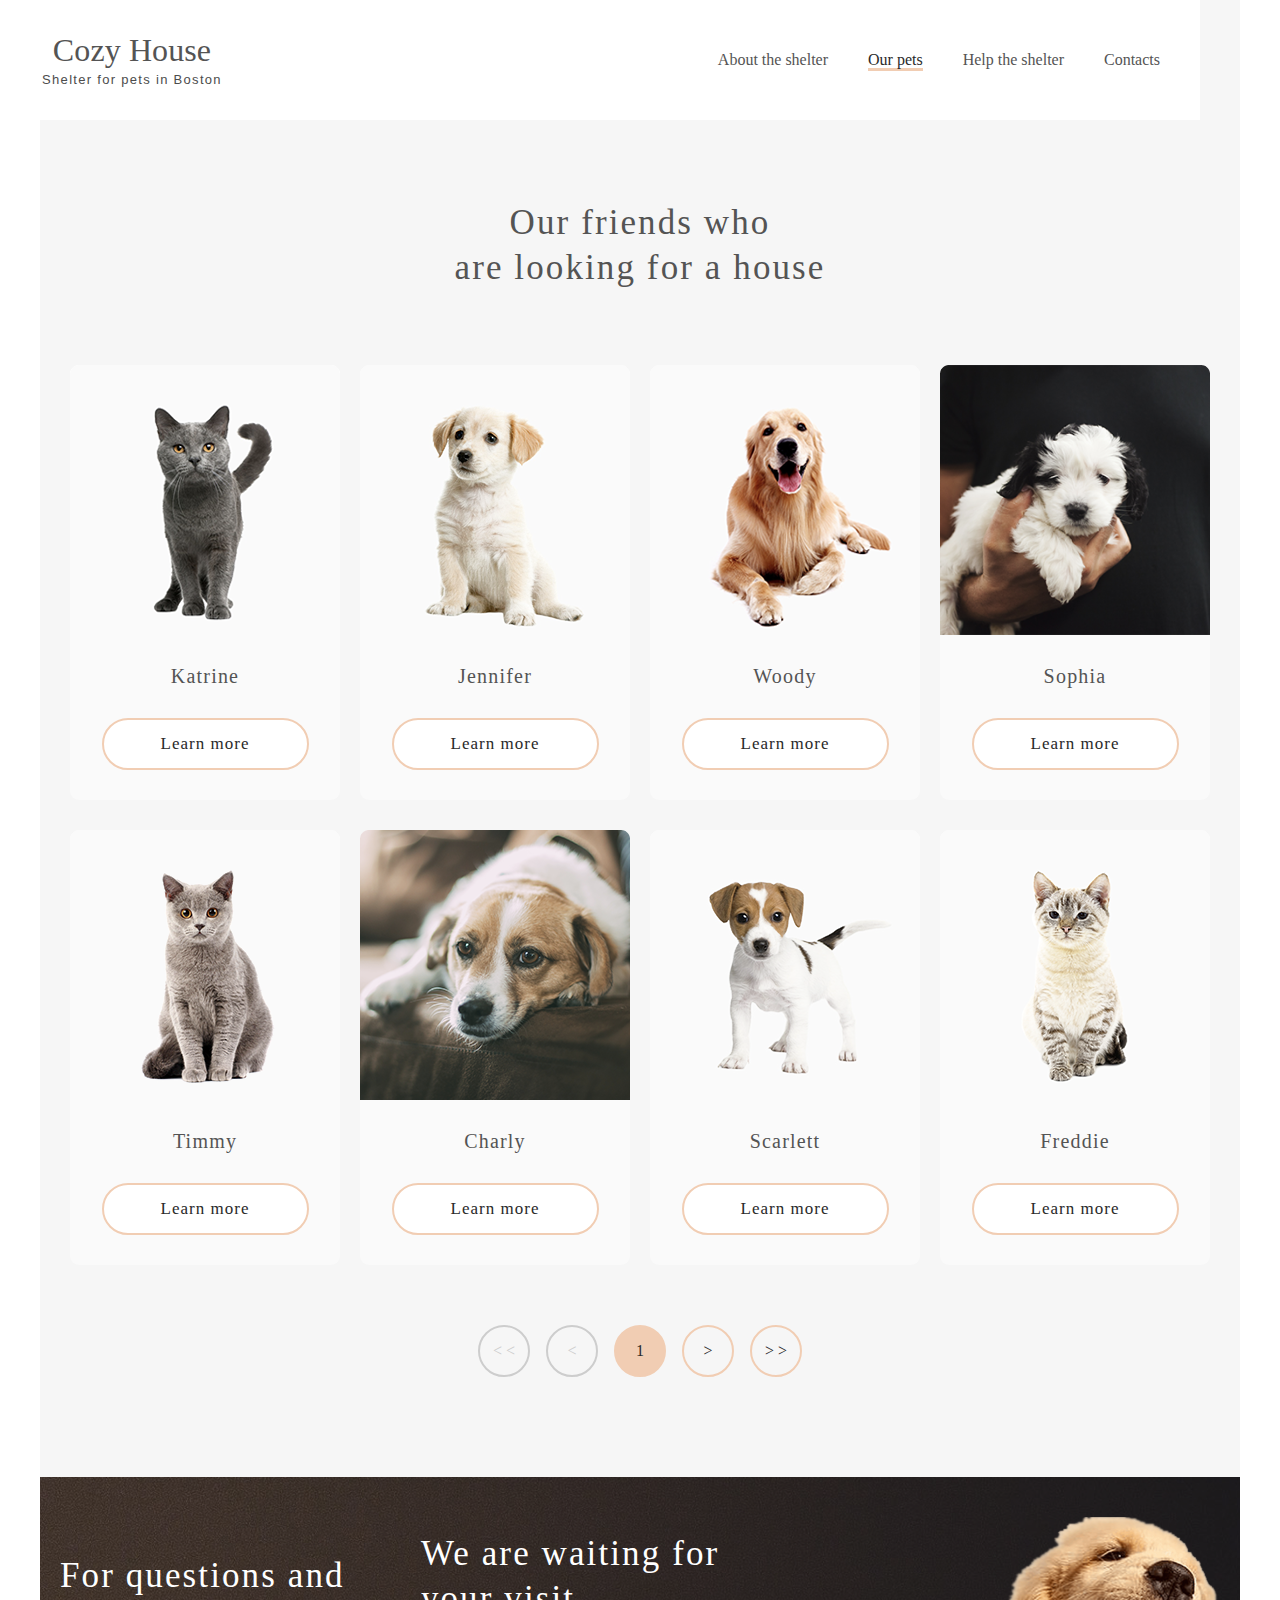
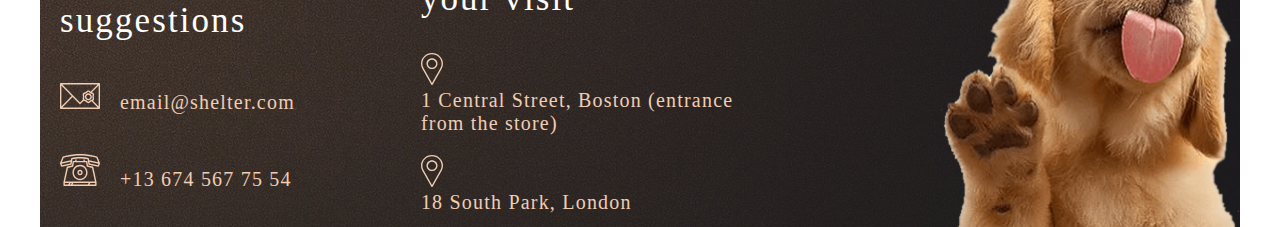
<file: shelter/pages/pets/index.html>
<!DOCTYPE html>
<html lang="en">

<head>
    <meta charset="UTF-8">
    <meta http-equiv="X-UA-Compatible" content="IE=edge">
    <meta name="viewport" content="width=device-width, initial-scale=1.0">
    <link rel="stylesheet" href="style.css">
    <link rel="shortcut icon" href="../../assets/icons/favicon.ico" type="image/x-icon">
    <title>Our pets</title>
</head>

<body>
    <div class="container">
        <header class="header">
            <div class="header-container">
                <div class="logo">
                    <a href="../main/index.html">
                        <h1 class="logo_title">Cozy House</h1>
                    </a>
                    <a href="../main/index.html">
                        <p class="logo_subtitle">Shelter for pets in Boston</p>
                    </a>
                </div>
                <div class="burger-menu">
                    <span class="burger_line burger_line_one"></span>
                    <span class="burger_line burger_line_two"></span>
                    <span class="burger_line burger_line_three"></span>
                    <span class="burger_line burger_line_four"></span>
                  </div>
                <div class="nav">
                    <ul class="nav_list">
                        <li class="nav_item"><a href="#contacts"><span class="nav_link">Contacts</span></a></li>
                        <li class="nav_item"><a href="../main/index.html#help"><span class="nav_link">Help the
                                    shelter</span></a></li>
                        <li class="nav_item"><a href="../pets/index.html"><span class="nav_link our-pets">Our
                                    pets</span></a>
                        </li>
                        <li class="nav_item"><a href="../main/index.html"><span class="nav_link">About the
                                    shelter</span></a></li>
                    </ul>
                </div>
            </div>
        </header>
        <section class="section" id="pets">
            <div class="pets-content">
                <h3 class="content_heading_pets">Our friends who<br>
                    are looking for a house</h3>
                <div class="slider">
                    <div class="cards-container">
                        <div class="card card-katrine">
                            <img class="card_foto" src="../../assets/images/pets-katrine.png">
                            <span class="card_text">Katrine</span>
                            <button class="button_secondary button_primary"><a href="#">Learn more</a></button>
                        </div>
                        <div class="card card-jennifer">
                            <img class="card_foto" src="../../assets/images/pets-jennifer.png">
                            <span class="card_text">Jennifer</span>
                            <button class="button_secondary button_primary"><a href="#">Learn more</a></button>
                        </div>
                        <div class="card card-woody">
                            <img class="card_foto" src="../../assets/images/pets-woody.png">
                            <span class="card_text">Woody</span>
                            <button class="button_secondary button_primary"><a href="#">Learn more</a></button>
                        </div>
                        <div class="card card-sophia">
                            <img class="card_foto" src="../../assets/images/pets-sophia.png">
                            <span class="card_text">Sophia</span>
                            <button class="button_secondary button_primary"><a href="#">Learn more</a></button>
                        </div>
                        <div class="card card-timmy">
                            <img class="card_foto" src="../../assets/images/pets-timmy.png">
                            <span class="card_text">Timmy</span>
                            <button class="button_secondary button_primary"><a href="#">Learn more</a></button>
                        </div>
                        <div class="card card-charly">
                            <img class="card_foto" src="../../assets/images/pets-charly.png">
                            <span class="card_text">Charly</span>
                            <button class="button_secondary button_primary"><a href="#">Learn more</a></button>
                        </div>
                        <div class="card card-scarlett">
                            <img class="card_foto" src="../../assets/images/pets-scarlett.png">
                            <span class="card_text">Scarlett</span>
                            <button class="button_secondary button_primary"><a href="#">Learn more</a></button>
                        </div>
                        <div class="card card-freddie">
                            <img class="card_foto" src="../../assets/images/pets-freddie.png">
                            <span class="card_text">Freddie</span>
                            <button class="button_secondary button_primary"><a href="#">Learn more</a></button>
                        </div>
                    </div>

                </div>
                <div class="navigation">
                    <div class="botton-paginator">
                        <botton class="navigation-botton inactive">
                            <p>&lt &lt</p>
                        </botton>
                    </div>
                    <div class="botton-paginator">
                        <botton class="navigation-botton inactive">
                            <p>&lt</p>
                        </botton>
                    </div>
                    <div class="botton-paginator">
                        <botton class="navigation-botton active">
                            <p>1</p>
                        </botton>
                    </div>
                    <div class="botton-paginator">
                        <botton class="navigation-botton">
                            <p>&gt</p>
                        </botton>
                    </div>
                    <div class="botton-paginator">
                        <botton class="navigation-botton">
                            <p>&gt &gt</p>
                        </botton>
                    </div>
                </div>


            </div>
        </section>
        <footer class="footer">

            <div class="footer-content">
                <div class="con">
                <div class="contacts" id="contacts">
                    <h3 class="contacts-title">For questions and suggestions</h3>
                    <div class="mail">
                        <div class="mail-img"><img src="../../assets/icons/svg/mail.svg" class="footer-icon"
                                alt="email"></div>
                        <div><a class="text" href="mailto:email@shelter.com">email@shelter.com
                            </a>
                        </div>
                    </div>
                    <div class="phone">
                        <div class="phone-img"><img src="../../assets/icons/svg/phone.svg" class="footer-icon"
                                alt="phone"></div>
                        <a class="text" href="tel:+13 674 567 75 54"> +13 674 567 75 54</a>
                    </div>
                </div>
                <div class="location">
                    <h3 class="location-title">We are waiting for your visit</h3>
                    <div class="boston">
                        <div class="boston-pin"><img src="../../assets/icons/svg/pin.svg" class="footer-icon" alt="pin">
                        </div>
                        <div class="boston-address"><a class="text" href="https://goo.gl/maps/7p4GV6kbXrtidmaj8"
                                target="_blank">
                                1 Central Street,
                                Boston (entrance from the store)</a></div>
                    </div>
                    <div class="london">
                        <div class="london-pin"><img src="../../assets/icons/svg/pin.svg" class="footer-icon" alt="pin">
                        </div>
                        <div class="london-address"><a class="text" href="https://goo.gl/maps/HHiob2oNQrcuyyks8"
                                target="_blank">
                                18 South Park,
                                London
                            </a></div>

                    </div>
                </div>
                </div>
                <img class="footer-puppy " src="../../assets/images/footer-puppy.png" alt="puppy">

            </div>
        </footer>
    </div>
</body>

</html>
</file>
<file: shelter/pages/pets/style.css>
:root {
    --color-primary: rgba(241, 205, 179, 1);
    --color-primary-light: rgba(253, 220, 196, 1);
    --color-light-l: rgba(246, 246, 246, 1);
    --color-light-xl: rgba(255, 255, 255, 1);
    --color-dark-m: rgba(178, 178, 178, 1);
    --color-bg_dark: rgba(92, 92, 92, 1);
    --color-dark-s: rgba(205, 205, 205, 1);
    --color-dark-p: rgba(41, 41, 41, 1);
    --color-dark-xl: rgba(76, 76, 76, 1);
    --color-dark-l: rgba(84, 84, 84, 1);
    --color-black: rgba(0, 0, 0, 0);
    --color-light-s: rgba(250, 250, 250, 1);
}

*,
::after,
::before {
    box-sizing: border-box
}

* {
    margin: 0 auto;
    padding: 0;
    font-family: Georgia, Times, "Times New Roman", serif;
    font-style: normal;
    font-weight: 400;
}

.container {
    padding: 0;
    max-width: 1280px;
    margin: 0px auto;
    width: 100%;
}

.header { 
    max-width: 1200px;
    width: 100%;
    /* margin-left: 40px;
    margin-right: 40px; */
    position: fixed;
}

.header-container {
    background-color: var(--color-light-xl);
    flex-direction: row;
    padding: 30px 40px 30px 40px;
    display: flex;
    justify-content: space-between;
    margin: 0px auto;
    max-width: 1200px;
   


}

.logo {
    display: flex;
    flex-direction: column;
    width: 184px;
    height: 60px;
    padding: 0px;
    margin: 0px;

}

.logo_title {
    text-align: start;
    font-weight: 400;
    font-size: 32px;
    display: flex;
    flex-direction: row;
    color: var(--color-dark-l);
    margin: 0;
    padding: 0;
    line-height: 130%;
    letter-spacing: 0.1px;
}

.logo_subtitle {
    font-family: 'Arial';
    font-style: normal;
    font-weight: 400;
    font-size: 13px;
    line-height: 15px;
    display: flex;
    align-items: center;
    letter-spacing: 0.1em;
    color: var(--color-dark-xl);

}

.nav {
    display: flex;
    justify-content: flex-end;
    margin: 0;
    padding: 0;
}

.nav_list {
    display: flex;
    flex-direction: row-reverse;
    list-style: none;
    text-decoration: none;
    align-items: center;


}

.nav_link,
.nav_link_active {
    text-decoration: none;
    color: var(--color-dark-l);
    margin-left: 40px;
    line-height: 160%;
}

.nav_link_active:hover,
.nav_link:hover {
    border: none;
    color: var(--color-dark-p);

}

.our-pets {
    border-bottom: 3px solid #F1CDB3;
    color: #292929;
    padding: 0;
    /* margin-left: 40px; */
}

a:hover {
    text-decoration: none;
    transition: 0.3s;

}

a {
    text-decoration: none;
}

.pets-content {
    background-color: var(--color-light-l);
    display: flex;
    flex-direction: column;
    align-items: center;
    justify-content: center;
    padding-top: 200px;
    max-width: 1200px;
    width: 100%;
}

.content_heading_pets {
    max-width: 1200px;
    width: 100%;
    margin: 0 auto;
    font-size: 35px;
    font-weight: 400;
    line-height: 45px;
    letter-spacing: 0.06em;
    text-align: center;
    color: var(--color-dark-l);
    padding-bottom: 45px;
}

.cards-container {
    display: flex;
    flex-direction: row;
    flex-wrap: wrap;
    justify-content: center;
    margin-left: 20px;
    margin-right: 20px;
}

.card {
    display: flex;
    flex-direction: column;
    align-items: center;
    justify-content: center;
    border-radius: 9px;
    background-color: var(--color-light-s);
    margin-top: 30px;
}

.card:hover {
    background-color: var(--color-light-l);
}

.card_text {
    margin-top: 30px;
    font-size: 20px;
    font-weight: 400;
    line-height: 23px;
    letter-spacing: 0.06em;
    color: var(--color-dark-l);
}

.button_secondary a {
    color: var(--color-dark-p);
    font-family: Georgia;
    font-size: 17px;
    font-weight: 400;
    line-height: 22px;
    letter-spacing: 0.06em;
    text-align: left;
}

.button_primary {
    width: 207px;
    height: 52px;
    border-radius: 100px;
    background-color: var(--color-light-xl);
    margin-top: 30px;
    margin-bottom: 30px;
    border: 2px solid var(--color-primary);
}

.button_primary:hover {
    background-color: var(--color-primary-light);
    cursor: pointer;
    color: var(--color-dark-p);
    border: none;
}

button {

    font-size: 17px;
    font-weight: 400;
    line-height: 22px;
    letter-spacing: 0.06em;
}

.navigation {
    display: flex;
    flex-direction: row;
    margin-top: 60px;
    max-width: 340px;
    width: 100%;
    margin-bottom: 100px;
}

.navigation-botton {
    border-radius: 100px;
    border: 2px solid var(--color-primary);
    color: #292929;
    width: 52px;
    height: 52px;
    display: flex;
    align-items: center;
}

.navigation-botton:hover {
    border: none;
    cursor: pointer;
    background-color: var(--color-primary-light);
}

.active {
    background-color: var(--color-primary);
}

.inactive:hover {
    border: 2px solid var(--color-dark-s);
    color: var(--color-dark-s);
    background-color: var(--color-light-l);
    cursor: auto;
}

.inactive {
    border: 2px solid var(--color-dark-s);
    color: var(--color-dark-s);
}

.footer {
    background-image: url("../../assets/images/footer-background.png");
    /* background-repeat: no-repeat;
    background-position: center 100%; */
    max-width: 1200px;
    width: 100%;
    margin: 0 auto;
}

.footer-content {

    display: flex;
    padding-top: 40px;
    max-width: 1200px;
    width: 100%;
    flex-direction: row;
    justify-content: space-between;
    margin: 0 auto;

}



.contacts-title,
.location-title {

    font-family: Georgia;
    font-size: 35px;
    font-weight: 400;
    line-height: 45px;
    letter-spacing: 0.06em;
    text-align: left;
    color: var(--color-light-xl);
}

.footer-icon {
    margin-right: 20px;
}

.boston {

    margin-top: 32px;
}

.london {
    margin-top: 20px;
}

.text {
    font-size: 20px;
    line-height: 115%;
    letter-spacing: 0.06em;
    color: var(--color-primary);
    text-decoration: none;
    text-align: center;
}

.mail,
.phone {
    display: flex;
    display: inline-flex;
    vertical-align: middle;
    margin-top: 40px;
    align-items: baseline;
}

.footer-puppy {
    max-width: 300px;
    margin: 0;
    width: 100%;
}

.con {
    display: flex;
    justify-content: space-between;
    align-items: center;
    max-width: 708px;
    width: 100%;
    text-align: start;
    margin: 0 20px 0 20px;

}

/* //////////////////////////////////* max-width 782 px ////////////////////// */


/* //////////////////////////////////* max-width 782 px ////////////////////// */

@media(max-width:781){
    .pets-content{
        display: flex;
        flex-direction: column;
        flex-wrap: wrap;
    }
    

}
@media (max-width: 704px){
    .nav{
        display: none;
    }
    .burger-menu{
        display: block;
    }
}

/* ///////////////////////////////////////* max-width 768 px ///////////////////////////////////// */
@media (max-width: 768px) {
    .start-screen_content {
        max-width: 569px;
        width: 100%;
        margin: 0;
        flex-wrap: wrap;
        padding-left: 99px;
        padding-top: 60px;

    }


    .wrapper {
        max-width: 768px;

        background-image: url(../../assets/images/start-screen-gradient-background768.png);

    }

    .header-container {
        padding-top: 30px;
        padding-left: 30px;
        padding-right: 30px;
        max-width: 768px;
        margin: 0;
    }

    header {
        max-width: 708px;
        width: 100%;
    }

    .nav {
        align-items: center;
        margin: 0;
        justify-content: stretch;
    }

    .logo_title {

        font-family: Georgia;
        font-size: 32px;
        font-weight: 400;
        line-height: 35px;
        letter-spacing: 0.04em;
        padding-bottom: 8px;
    }

    .nav_link.our-pets {
        padding-left: 0px;
        margin-left: 35px;
    }

     .nav_link,
    .nav_link_active {
        margin: 0 auto;
        padding-left: 30px;
        
        font-size: 15px;
        font-weight: 400;
        line-height: 24px;
        letter-spacing: 0px;
        text-align: left;
    } 


    .nav_link_active {
        padding: 0;
    }

    .content_heading_pets {
        padding-bottom: 0px;
        max-height: 1603px;
    }

    .card-scarlett,
    .card-freddie {
        display: none;
    }

    .navigation {
        margin-top: 68px;
        margin-bottom: 78px;
    }

    .cards-container {
        max-width: 580px;
        margin: 0;
        justify-content: space-between;
        max-height: 1365px;
    }

    .card {
        margin-left: 0;
        margin-right: 0;
    }

    .contacts {
        margin: 0;
        padding: 0;
        height: 234px;
        width: 100%;
    }

    .location {
        max-width: 302px;
    }

    .footer-content {
        display: flex;
        flex-wrap: wrap;
        height: 639px;
        background-image: url(../../assets/images/footer-gradient-backgroundd.png);
        height: 100%;
        justify-content: start;

    }

    .footer {
        /* max-height:639px ; */
        flex-wrap: wrap;
        max-height: 639px;
        background-image: url(../../assets/images/footer-backgroundd.png);
    }

    .contacts {
        max-width: 280px;
        margin: 0;
        padding: 0;
        align-items: center;

    }
    .location-title,
    .contacts-title {
        max-width: 280px;
        width: 100%;
        
        
    }

    .con {
        display: flex;
        justify-content: space-between;
        align-items: center;
        max-width: 708px;
        width: 100%;
        text-align: start;
        margin: 0 20px 0 20px;

    }

    .footer-content {

        display: flex;
        padding-top: 30px;
        max-height: 639px;
        flex-wrap: wrap;

        padding: 30px 40px 40px;
    }

   

    .footer-icon {
        margin: 0;
    }

    .mail,
    .phone,
    .boston,
    .london {
        padding-top: 40px;
        display: flex;
        justify-content: flex-start;
        flex-direction: row;
        margin: 0;

    }

    .boston,
    .london {
        margin: 0;
        padding-top: 33px;
    }



    .mail-img,
    .phone-img {

        padding-right: 20px;
        width: 40px;
        height: 32px;
        align-items: flex-start;
    }

    .boston-pin,
    .london-pin {
        padding-right: 20px;
        width: 22px;
        height: 32px;
    }

    .boston-address,
    .london-address {
        padding-top: 3px;
    }


    .footer-puppy {
        margin: 0 auto;
        padding-top: 62px;
    }

    .location {
        max-height: 278px;
        margin: 0;
    }






}



/*/////////////////////////////////////// media//////////////////////////////////// */
@media(max-width:550px){
    .footer-content{
        
        justify-content: center;
        flex-wrap: wrap;
    } 
    .con{
        max-width:500px ;
        width: 100%;
        
    }
    .contacts,
    .location{
        font-size: 0.5rem;
    }
    .footer-puppy{
        max-width: 300px;
        width: 100%;
    }
    
 }
 @media(max-width:782px){
    .nav{
        
        font-size: 0.9rem;
    }
}
 @media(max-width:704px)and (min-width:321px){
        .nav{
            display: none
            
        }
        .header-container{
             justify-content: space-evenly;
        }
        .burger-menu {
            transition: 0.3s all linear;
            margin-top: 18px;
            position: relative;
            width: 30px;
            height: 22px;
            cursor: pointer;
            z-index: 10;
           
           
        }
    
        .burger_line {
            background-color: rgba(41, 41, 41, 1);
            display: block;
            width: 100%;
            height: 2px;
            position: absolute;
            
        }
        .burger_line_one {
            top: 0;
          }
          .burger_line_two,
          .burger_line_three {
            top: 50%;
            transform: translateY(-50%);
          }
          .burger_line_four {
            bottom: 0;
          }
 }
@media(max-width:700px){
    .footer-content{
        
        justify-content: center;
        flex-wrap: wrap;
    } 
    .con{
        max-width:500px ;
        width: 100%;
        
    }
    
    .contacts,
    .location{
        font-size: 0.5rem;
    }
    .footer-puppy{
        max-width: 300px;
        width: 100%;
    }
    
 }
@media(max-width:980px)and(min-width:769px){
    .footer-content{
        background-image: url(../../assets/images/footer-backgroundd.png);
        width: 100%;
        height: 100%;
        margin: 0;
        padding: 0;
        background-image: url(../../assets/images/footer-gradient-background.png);
        

    }
    .con{
        max-width: 300px;
        flex-direction: column;
        margin: 0 auto;
        justify-content: center;
          margin-top: 30px;
          align-content: space-between;
    }
    .contacts-title,
    .location-title{
     
      font-family: Georgia;
      font-size: 25px;
      font-weight: 400;
      line-height: 32px;
      letter-spacing: 0.06em;
      text-align: center;
      
    }
    .location-title{
        width: 270px;
        margin-top: 20px;
    }
    .mail{
        
        align-items: center;
        justify-content: center;
        padding-top: 16px;
    }
    .phone{
        padding-top: 35px;
        align-items: center;
    }
    .boston,
    .london{
        width: 300px;
        justify-content: space-between;
        padding-top: 40px;
    }
    .london-pin{
        margin: 0;
    }
    .boston-pin{
        margin-right: 10px;
    }
    .footer-puppy{
        max-width:300px;
        padding-top: 30px;
    }
   
   
}

@media(max-width:550px){
    .content_heading_pets{
        font-size: 1.7rem;
    }
    .cards-container{
        justify-content: center;
        width: 100%;
        margin: 0 auto;
    }
    .card-sophia,
    .card-timmy,
    .card-charly,
    .card-scarlett,
    .card-freddie{
        display: none;
    }
    .footer-content{
        background-image: url(../../assets/images/footer-backgroundd.png);
        width: 100%;
        height: 100%;
        margin: 0;
        padding: 0;
        background-image: url(../../assets/images/start-screen-gradient-background768.png);
        

    }
    .con{
        max-width: 500px;
        flex-direction: column;
        margin: 0 auto;
        justify-content: center;
          margin-top: 30px;
          align-content: space-between;
    }
    .contacts-title,
    .location-title{
     
      font-family: Georgia;
      font-size: 25px;
      font-weight: 400;
      line-height: 32px;
      letter-spacing: 0.06em;
      text-align: center;
      
    }
    .location-title{
        width: 270px;
        margin-top: 20px;
    }
    .mail{
        
        align-items: center;
        justify-content: center;
        padding-top: 16px;
    }
    .phone{
        padding-top: 35px;
        align-items: center;
    }
    .boston,
    .london{
        width: 300px;
        justify-content: space-between;
        padding-top: 40px;
    }
    .london-pin{
        margin: 0;
    }
    .boston-pin{
        margin-right: 10px;
    }
    .footer-puppy{
        max-width:300px;
        padding-top: 30px;
    }
   
}


@media(max-width:425px){
    .content_heading_pets{
        font-size: 1.5rem;
    }
    .cards-container{
        justify-content: center;
        width: 100%;
        margin: 0 auto;
    }
    .card-sophia,
    .card-timmy,
    .card-charly,
    .card-scarlett,
    .card-freddie{
        display: none;
    }
}

/* /////////* max-width 320 px ///////// */
@media (max-width:320px) {
    .nav {
        display: none;
    }

    .header-container {
        max-width: 320px;
        justify-self: left;
        padding-left: 10px;
    }
    .pets-content{
        max-width: 300px;
        width: 100%;
        margin: 0 auto;
    }

    .container {
        max-width: 320px;
    }

    .burger-menu {
        transition: 0.3s all linear;
        margin-top: 18px;
        position: relative;
        width: 30px;
        height: 22px;
        cursor: pointer;
        z-index: 20;
        
        margin-left: 43px;
    }

    .burger_line {
        background-color: rgba(41, 41, 41, 1);
        display: block;
        width: 100%;
        height: 2px;
        position: absolute;
        
    }
    .burger_line_one {
        top: 0;
      }
      .burger_line_two,
      .burger_line_three {
        top: 50%;
        transform: translateY(-50%);
      }
      .burger_line_four {
        bottom: 0;
      }

     #petst{
          width: 320px;
      }
      .pets-content{
          margin: 0 10px 0 10px;
         justify-content: center;
          padding-top: 160px;
      }
      .card-sophia,
      .card-timmy,
      .card-charly,
      .card-scarlett,
      .card-freddie {
          display: none;
      }
      .card{
          margin-top: 45px;
      }
      .card-jennifer,
      .card-woody{
          margin-top: 30px;
      }
      .cards-container{
          justify-content: center;
      }
      .content_heading_pets{
        
        font-family: Georgia;
        font-size: 25px;
        font-weight: 400;
        line-height: 32px;
        letter-spacing: 0.06em;
        text-align: center;
        
      }
      .button_secondary{
          width:187px ;
          height: 52px;
      }
      .navigation{
          margin-top: 87px;
          margin-bottom: 40px;
      }
      .footer{
          max-width: 320px;
          width: 100%;
          /* height: 809px; */
          
      }
      .footer-content{
          background-image: url(../../assets/images/footer-gradient-background320.png);
          width: 100%;
           min-height: 809px; 
          margin: 0;
          padding: 0;
          

      }
      .con{
          width: 300px;
          flex-direction: column;
          margin: 0 auto;
          justify-content: center;
            margin-top: 30px;
            align-content: space-between;
      }
      .contacts-title,
      .location-title{
       
        font-family: Georgia;
        font-size: 25px;
        font-weight: 400;
        line-height: 32px;
        letter-spacing: 0.06em;
        text-align: center;
        
      }
      .location-title{
          width: 270px;
          margin-top: 20px;
      }
      .mail{
          
          align-items: center;
          justify-content: center;
          padding-top: 16px;
      }
      .phone{
          padding-top: 35px;
          align-items: center;
      }
      .boston,
      .london{
          width: 300px;
          justify-content: space-between;
          padding-top: 40px;
      }
      .london-pin{
          margin: 0;
      }
      .boston-pin{
          margin-right: 10px;
      }
      .footer-puppy{
          max-width:260px;
          padding-top: 30px;
      }
     
      


}
</file>
